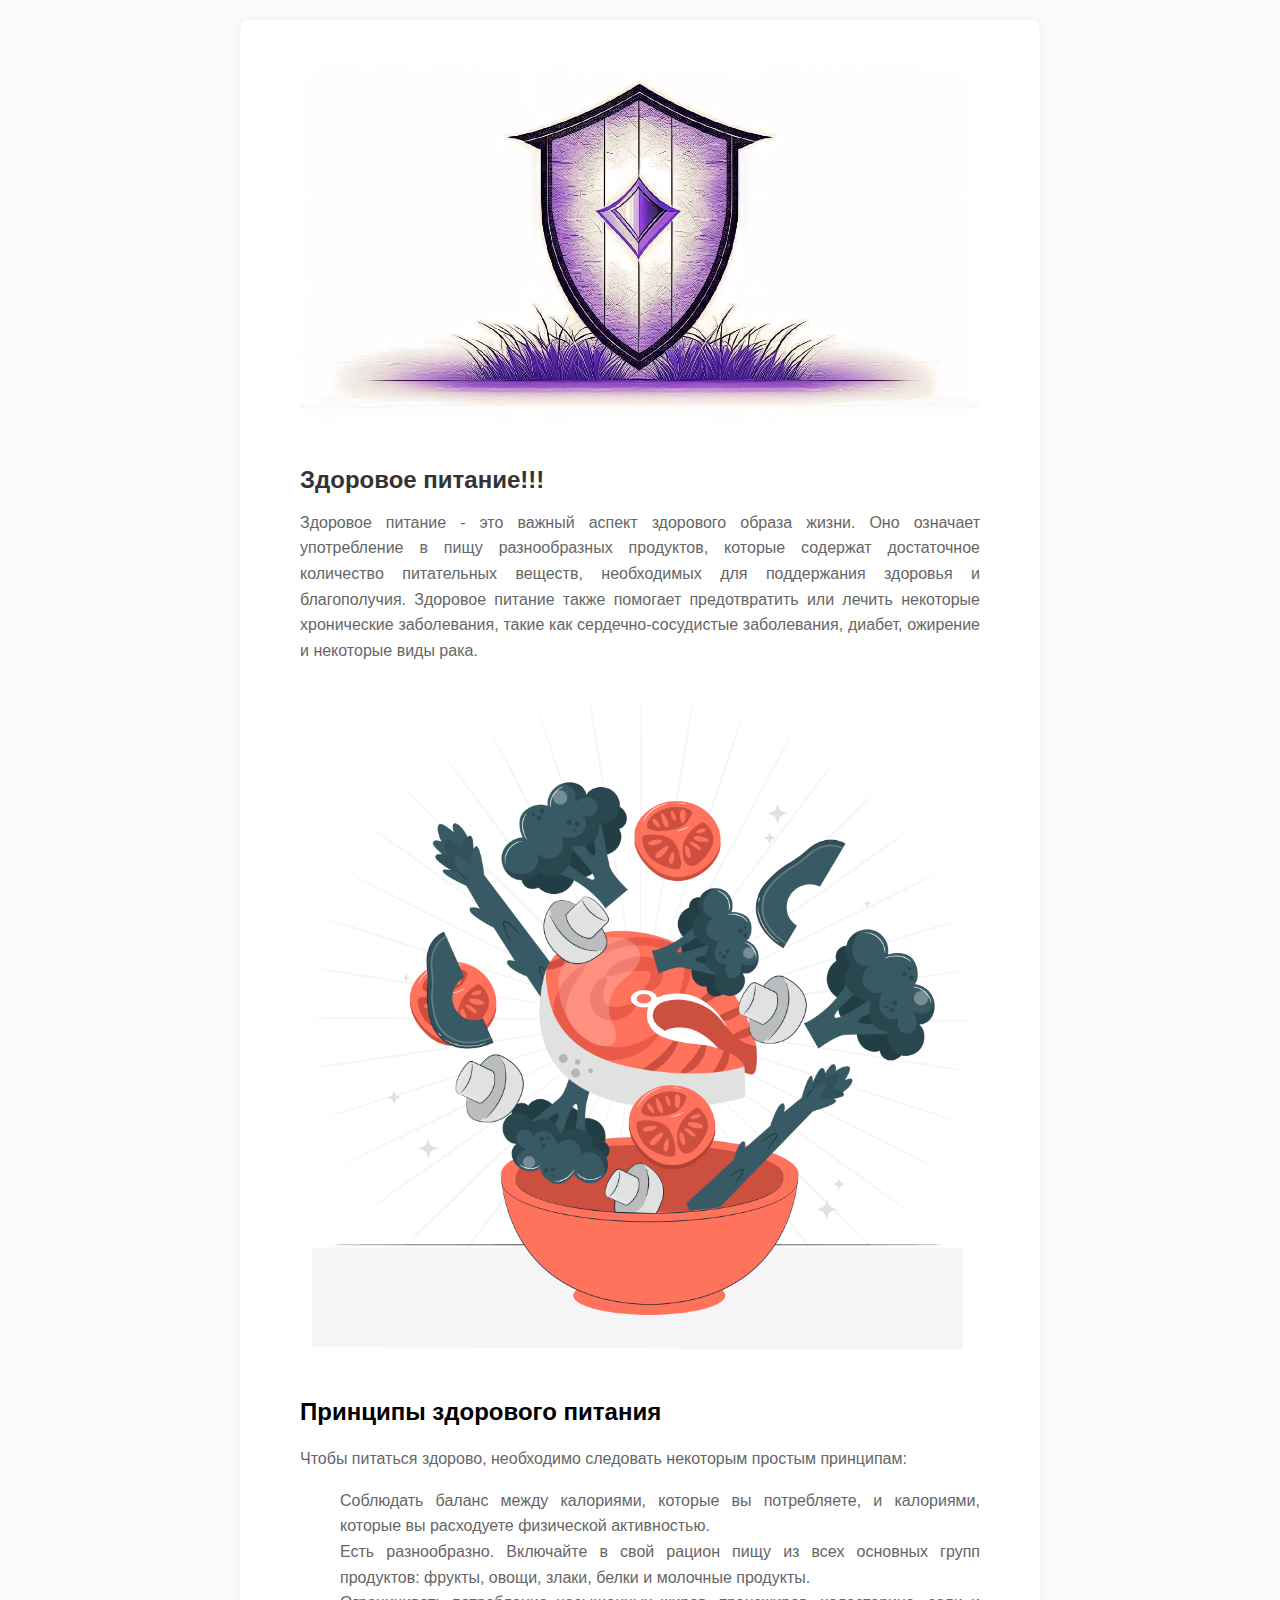
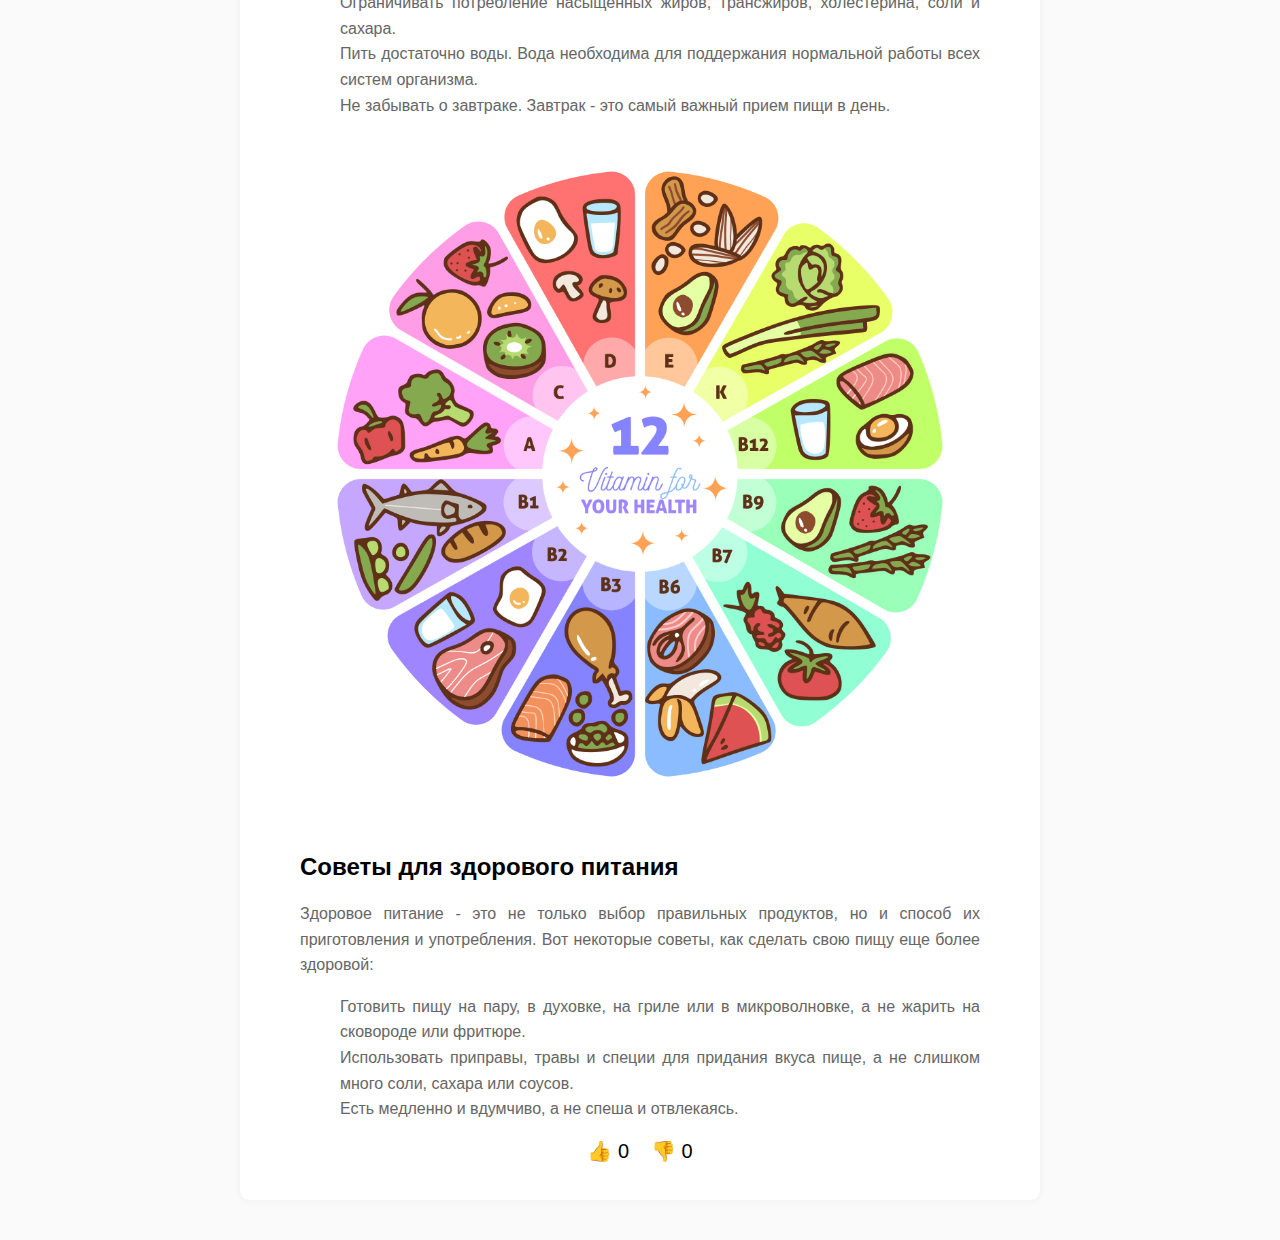
<file: 1st.html>
<!DOCTYPE html>
<html lang="ru">
<head>
    <meta name="viewport" content="width=device-width, initial-scale=1">

    <meta charset="UTF-8">
    <title>Статья о здоровом питании</title>
    <link rel="stylesheet" type="text/css" href="statia.css">
</head>
<body>
    <main class="article-main">
        <article class="article-tab-content">
            <figure class="article-article-preview">
                <img class="article-image" src="3.jpg" alt="Изображение статьи">
                <figcaption>
                    <h3>Здоровое питание!!!</h3>
                    <p>Здоровое питание - это важный аспект здорового образа жизни. Оно означает употребление в пищу разнообразных продуктов, которые содержат достаточное количество питательных веществ, необходимых для поддержания здоровья и благополучия. Здоровое питание также помогает предотвратить или лечить некоторые хронические заболевания, такие как сердечно-сосудистые заболевания, диабет, ожирение и некоторые виды рака.</p>
<img class="article-image" src="1.jpg" alt="Питание">
    <h2>Принципы здорового питания</h2>
    <p>Чтобы питаться здорово, необходимо следовать некоторым простым принципам:</p>

    <ul>
        <li>Соблюдать баланс между калориями, которые вы потребляете, и калориями, которые вы расходуете физической активностью.</li>
        <li>Есть разнообразно. Включайте в свой рацион пищу из всех основных групп продуктов: фрукты, овощи, злаки, белки и молочные продукты.</li>
        <li>Ограничивать потребление насыщенных жиров, трансжиров, холестерина, соли и сахара.</li>
        <li>Пить достаточно воды. Вода необходима для поддержания нормальной работы всех систем организма.</li>
        <li>Не забывать о завтраке. Завтрак - это самый важный прием пищи в день.</li>
    </ul>
<img class="article-image" src="2.jpg" alt="Питание">
    <h2>Советы для здорового питания</h2>
    <p>Здоровое питание - это не только выбор правильных продуктов, но и способ их приготовления и употребления. Вот некоторые советы, как сделать свою пищу еще более здоровой:</p>
    <ul>
        <li>Готовить пищу на пару, в духовке, на гриле или в микроволновке, а не жарить на сковороде или фритюре.</li>
        <li>Использовать приправы, травы и специи для придания вкуса пище, а не слишком много соли, сахара или соусов.</li>
        <li>Есть медленно и вдумчиво, а не спеша и отвлекаясь.</li>
    </ul>
</body>
</html>
                    <div class="likes-dislikes">
                        <button id="like-btn" class="like-btn">👍 <span id="like-count">0</span></button>
                        <button id="dislike-btn" class="dislike-btn">👎 <span id="dislike-count">0</span></button>
                    </div>
                </figcaption>
            </figure>
        </article>
    </main>
    <script src="likes.js"></script>
</body>
</html>
</file>
<file: statia.css>
body {
    font-family: 'Helvetica Neue', Arial, sans-serif;
    margin: 0;
    padding: 0;
    background-color: #FAFAFA;
}

.article-main {
    max-width: 800px;
    margin: 0 auto;
    padding: 20px;
}

.article-tab-content {
    background-color: #FFFFFF;
    border-radius: 10px;
    box-shadow: 0 0 10px rgba(0,0,0,0.05);
    margin-bottom: 20px;
    padding: 20px;
}

.article-article-preview {
    display: flex;
    flex-direction: column;
    align-items: center;
}

.article-image {
    max-width: 100%;
    height: auto;
    margin-bottom: 15px;
}

h3 {
    font-size: 24px;
    color: #333;
    margin-bottom: 10px;
}

p {
    font-size: 16px;
    line-height: 1.6;
    color: #666;
    text-align: justify;
}

.likes-dislikes {
    display: flex;
    justify-content: center;
    gap: 10px;
}

.like-btn, .dislike-btn {
    background: none;
    border: none;
    cursor: pointer;
    font-size: 20px;
}

li {
    font-size: 16px;
    line-height: 1.6;
    color: #666;
    text-align: justify;
    list-style-type: none;
}

@media (max-width: 1200px) {
    .article-main {
        max-width: 90%;
        padding: 15px;
    }

    h3 {
        font-size: 22px;
    }

    p, li {
        font-size: 15px;
    }
}

@media (max-width: 900px) {
    .article-main {
        max-width: 90%;
        padding: 10px;
    }

    h3 {
        font-size: 20px;
    }

    p, li {
        font-size: 14px;
    }
}

@media (max-width: 600px) {
    .article-main {
        max-width: 100%;
        padding: 5px;
    }

    h3 {
        font-size: 18px;
    }

    p, li {
        font-size: 12px;
    }
}
</file>
